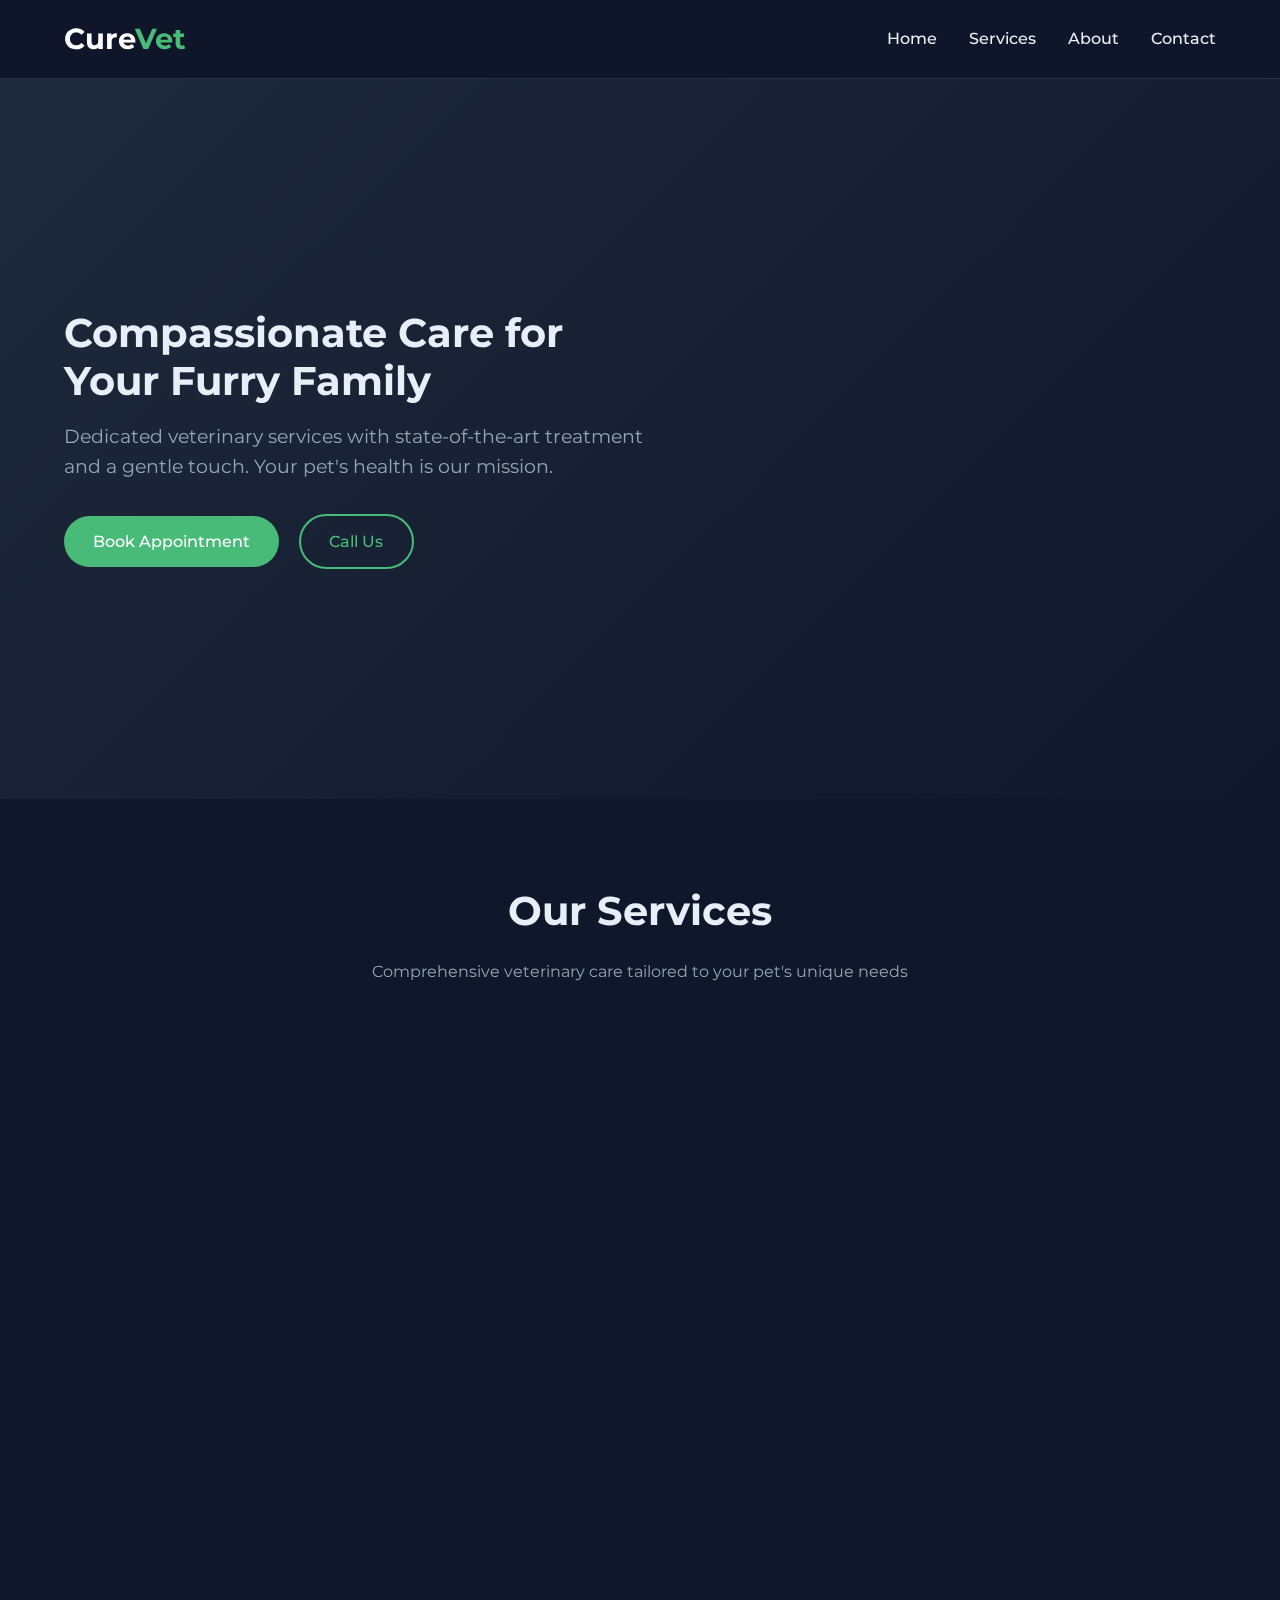
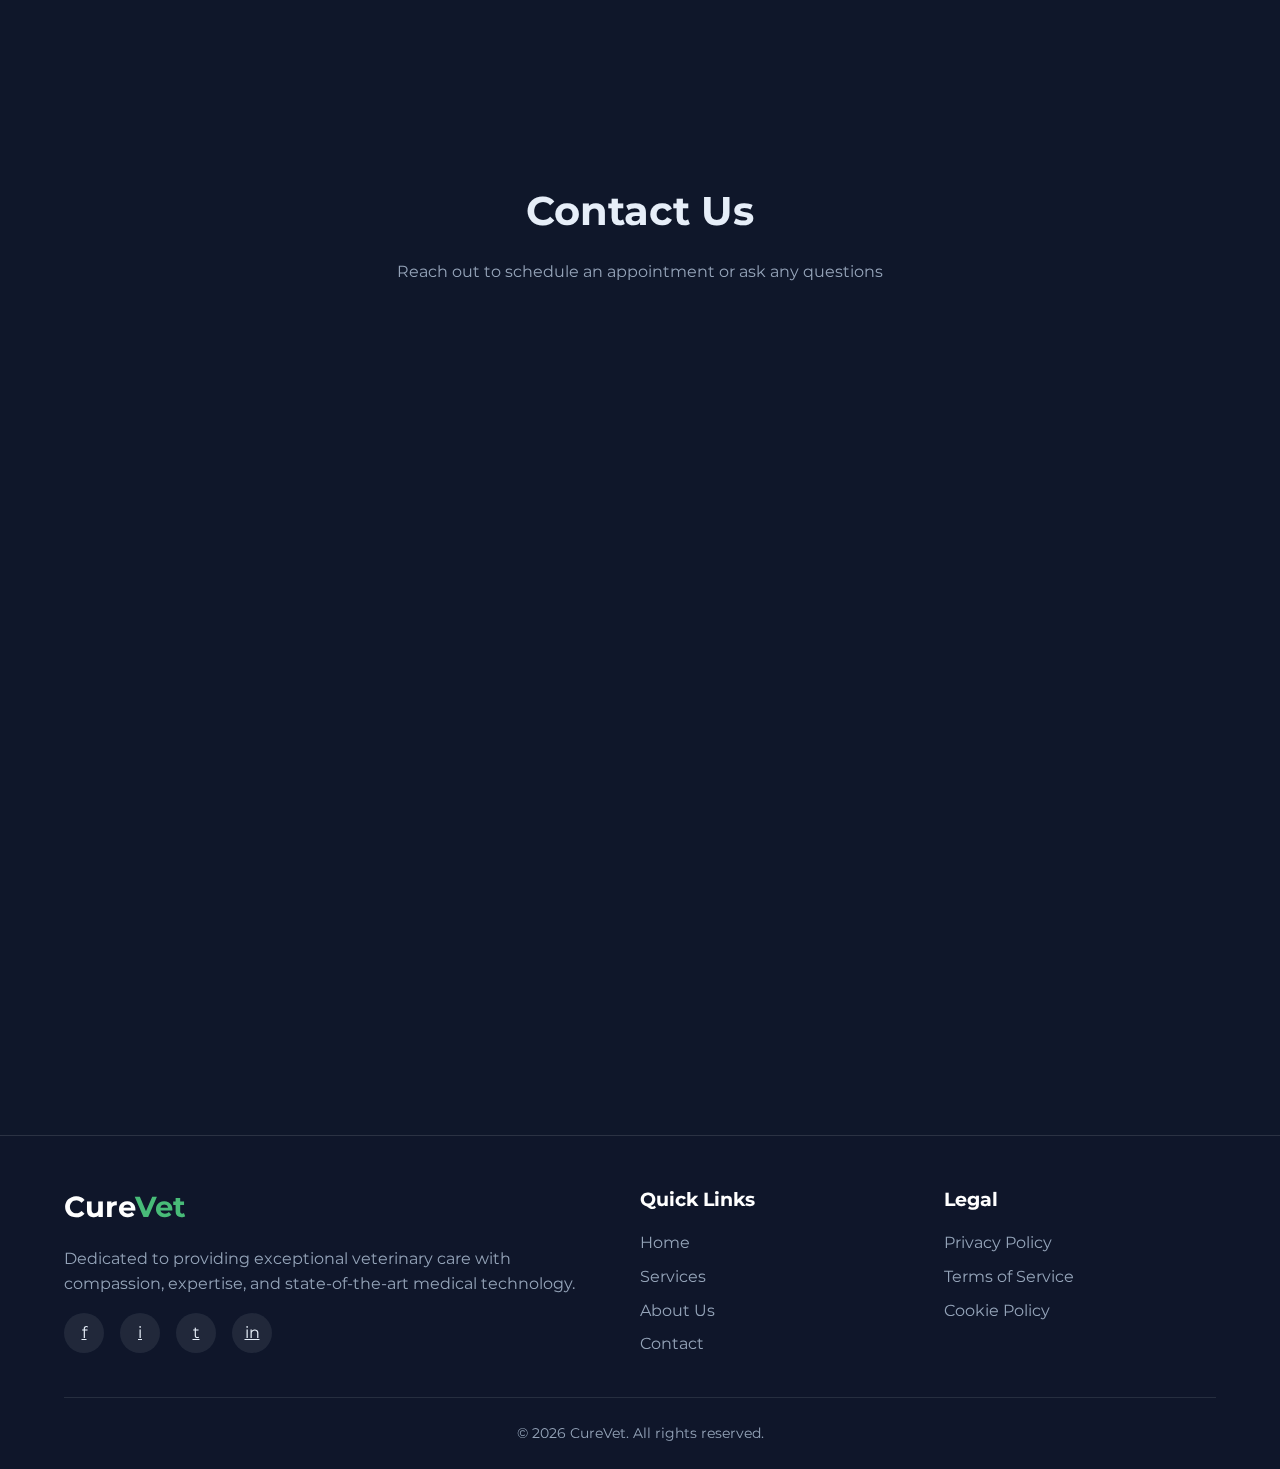
<file: index.html>
<!DOCTYPE html>
<html lang="en">
<head>
  <meta charset="UTF-8" />
  <meta name="viewport" content="width=device-width, initial-scale=1.0"/>
  <meta name="description" content="CureVet - Comprehensive veterinary care with modern facilities and compassionate service."/>
  <title>CureVet - Modern Veterinary Care</title>
  <link href="https://fonts.googleapis.com/css2?family=Montserrat:wght@400;500;700&display=swap" rel="stylesheet"/>
  <link  href="ASSETS/styles.css"  rel="stylesheet">
</head>
<body>
  <!-- Header -->
  <header>
    <div class="container">
      <nav>
        <div class="logo">Cure<span>Vet</span></div>
        <button class="mobile-toggle" id="mobileToggle">☰</button>
        <div class="nav-links" id="navLinks">
          <a href="#home">Home</a>
          <a href="#services">Services</a>
          <a href="#about">About</a>
          <a href="#contact">Contact</a>
        </div>
      </nav>
    </div>
  </header>

  <!-- Hero Section -->
  <section class="hero" id="home">
    <div class="container">
      <div class="hero-content">
        <h1>Compassionate Care for Your Furry Family</h1>
        <p>Dedicated veterinary services with state-of-the-art treatment and a gentle touch. Your pet's health is our mission.</p>
        <div>
          <a href="#contact" class="btn">Book Appointment</a>
          <a href="tel:+251911885936" class="btn btn-outline">Call Us</a>
        </div>
      </div>
    </div>
  </section>

  <!-- Services Section -->
  <section class="services" id="services">
    <div class="container">
      <div class="section-header">
        <h2>Our Services</h2>
        <p>Comprehensive veterinary care tailored to your pet's unique needs</p>
      </div>
      <div class="services-grid">
        <div class="glass-card service-card">
          <div class="service-icon-treatment"></div>
          <h3>Treatment</h3>
          <p>Comprehensive medical care for pets including diagnostics, medication, and ongoing health management.</p>
        </div>
        <div class="glass-card service-card">
          <div class="service-icon-vaccination"></div>
          <h3>Vaccination</h3>
          <p>Preventative care for a healthy life with scheduled vaccinations and immunity boosters.</p>
        </div>
        <div class="glass-card service-card">
          <div class="service-icon-surgery"></div>
          <h3>Emergency Surgery</h3>
          <p>Immediate, life-saving procedures performed by experienced veterinary surgeons.</p>
        </div>
        <div class="glass-card service-card">
          <div class="service-icon-training"></div>
          <h3>Dog Training</h3>
          <p>Professional obedience and behavior training to help your dog become a well-mannered companion.</p>
        </div>
        <div class="glass-card service-card">
          <div class="service-icon-grooming"></div>
          <h3>Pet Grooming</h3>
          <p>Hygiene and styling services for your furry friends, promoting health and comfort.</p>
        </div>
        <div class="glass-card service-card">
          <div class="service-icon-permits"></div>
          <h3>Import/Export Permits</h3>
          <p>Hassle-free documentation assistance for traveling with your pets across borders.</p>
        </div>
      </div>
    </div>
  </section>

  <!-- Contact Section -->
  <section class="contact" id="contact">
    <div class="container">
      <div class="section-header">
        <h2>Contact Us</h2>
        <p>Reach out to schedule an appointment or ask any questions</p>
      </div>
      <div class="contact-container">
        <div class="contact-info">
          <div class="glass-card">
            <div class="contact-item" data-icon="phone">
              <div class="contact-icon"></div>
              <div>
                <h3>Phone</h3>
                <p>+251911885936</p>
              </div>
            </div>
            <div class="contact-item" data-icon="email">
              <div class="contact-icon"></div>
              <div>
                <h3>Email</h3>
                <p>info@curevet.org</p>
              </div>
            </div>
            <div class="contact-item" data-icon="location">
              <div class="contact-icon"></div>
              <div>
                <h3>Location</h3>
                <p>123 Pet Care Lane, Animal City, AC 12345</p>
              </div>
            </div>
            <div class="contact-item" data-icon="clock">
              <div class="contact-icon"></div>
              <div>
                <h3>Hours</h3>
                <p>Mon-Fri: 8am-7pm<br>Sat: 9am-5pm<br>Sun: Emergency Only</p>
              </div>
            </div>
          </div>
        </div>
        <div class="glass-card">
          <form id="contactForm" action="backend/api/contacts.php" method="POST">
        <div class="form-group">
          <label for="name">Full Name</label>
          <input type="text" id="name" name="name" required />
        </div>
        <div class="form-group">
          <label for="email">Email Address</label>
          <input type="email" id="email" name="email" required />
        </div>
        <div class="form-group">
          <label for="phone">Phone Number</label>
          <input type="tel" id="phone" name="phone" />
        </div>
        <div class="form-group">
          <label for="service">Service Interested In</label>
          <select id="service" name="service">
            <option value="">Select a service</option>
            <option value="treatment">Treatment</option>
            <option value="vaccination">Vaccination</option>
            <option value="surgery">Emergency Surgery</option>
            <option value="training">Dog Training</option>
            <option value="grooming">Pet Grooming</option>
            <option value="permits">Import/Export Permits</option>
          </select>
        </div>
        <div class="form-group date-time-group">
          <div>
            <label for="booking_date">Appointment Date</label>
            <input type="date" id="booking_date" name="booking_date" required />
          </div>
          <div>
            <label for="booking_time">Appointment Time</label>
            <select id="booking_time" name="booking_time" required>
              <option value="">Select a time</option>
            </select>
          </div>
        </div>
        <div class="form-group">
          <label for="message">Message</label>
          <textarea id="message" name="message" required></textarea>
        </div>
        <button type="submit" class="btn submit-btn">Send Message</button>
      </form>
        </div>
      </div>
    </div>
  </section>

  <!-- Footer -->
  <footer>
    <div class="container">
      <div class="footer-content">
        <div class="footer-about">
          <div class="footer-logo">Cure<span>Vet</span></div>
          <p>Dedicated to providing exceptional veterinary care with compassion, expertise, and state-of-the-art medical technology.</p>
          <div class="social-links">
            <a href="#" aria-label="Facebook">f</a>
            <a href="#" aria-label="Instagram">i</a>
            <a href="#" aria-label="Twitter">t</a>
            <a href="#" aria-label="LinkedIn">in</a>
          </div>
        </div>
        <div class="footer-links">
          <h4>Quick Links</h4>
          <ul>
            <li><a href="#home">Home</a></li>
            <li><a href="#services">Services</a></li>
            <li><a href="#about">About Us</a></li>
            <li><a href="#contact">Contact</a></li>
          </ul>
        </div>
        <div class="footer-links">
          <h4>Legal</h4>
          <ul>
            <li><a href="#">Privacy Policy</a></li>
            <li><a href="#">Terms of Service</a></li>
            <li><a href="#">Cookie Policy</a></li>
          </ul>
        </div>
      </div>
      <div class="copyright">
        &copy; <span id="year">2024</span> CureVet. All rights reserved.
      </div>
    </div>
  </footer>

  <script src="ASSETS/scripts.js"></script>
</body>
</html>
</file>
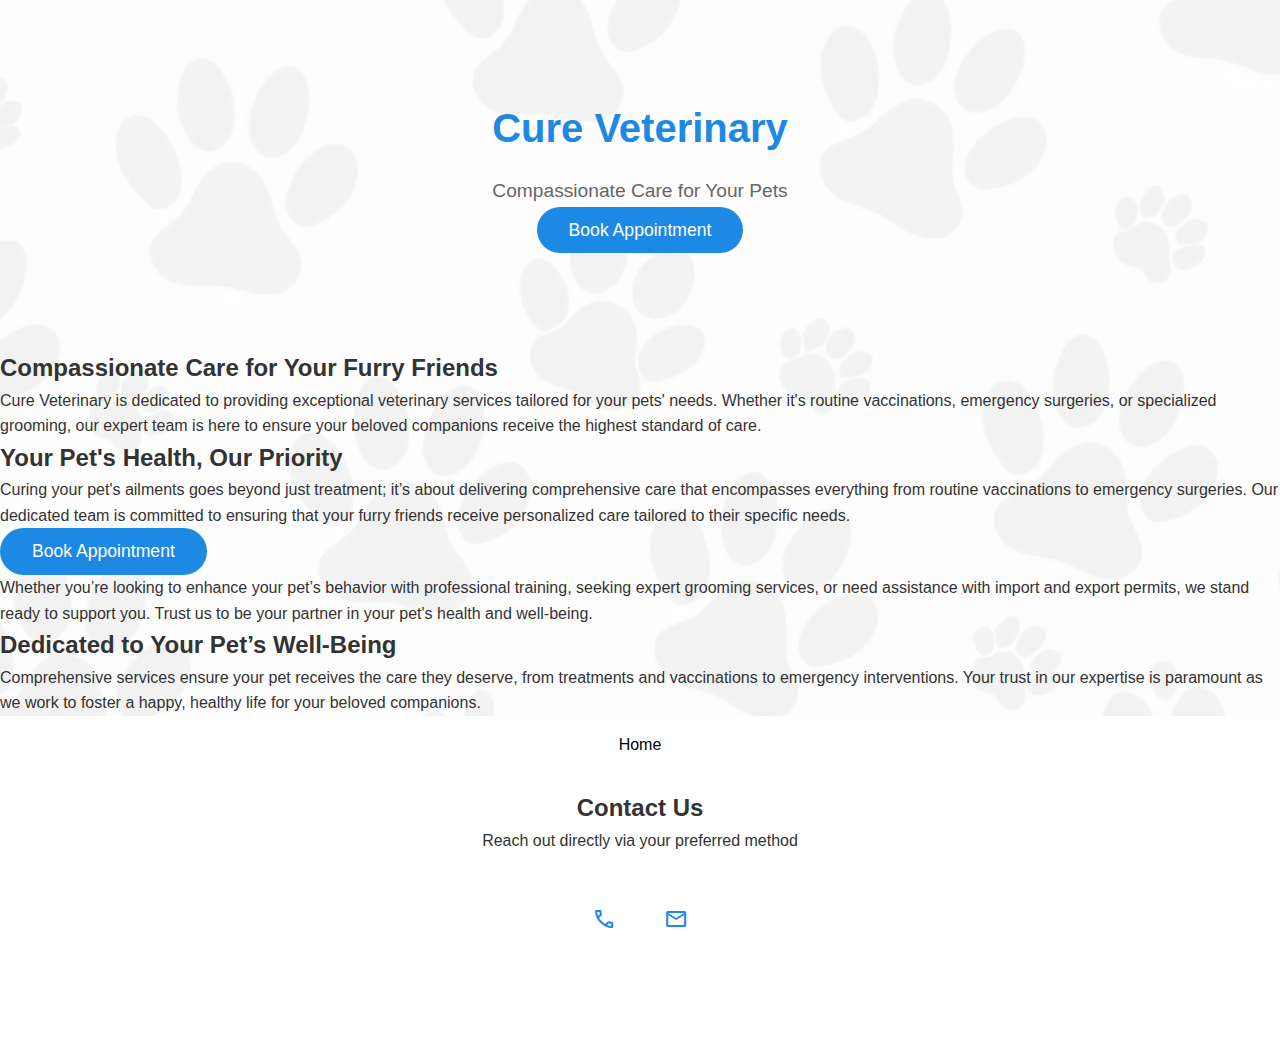
<file: about.html>
<!DOCTYPE html>
<html lang="en">
<head>
    <meta charset="UTF-8">
    <meta name="viewport" content="width=device-width, initial-scale=1.0">
    <title>CureVet | About</title>
    <link href="https://fonts.googleapis.com/css2?family=Material+Symbols+Outlined" rel="stylesheet" />
<style>
* {
            margin: 0;
            padding: 0;
            box-sizing: border-box;
            font-family: 'Inter', sans-serif;	
	}

        body {
	    background-image: url('ASSETS/paw_background.png');
            background-size: cover;
            background-color: #f9f9f9;
            color: #333;
            line-height: 1.6;
        }

        .container {
            max-width: 1200px;
            margin: 0 auto;
            padding: 2rem;
        }

        header {
            text-align: center;
            padding: 4rem 0;
            /*background-color: #f1f1f1;*/
        }

        h1 {
            font-size: 2.5rem;
            margin-bottom: 1rem;
            color: #1e88e5;
        }

        .tagline {
            font-size: 1.2rem;
            color: #666;
        }

	.header-content {
            display: flex;
            flex-direction: column;
            align-items: center;
            gap: 1.5rem;
        }

        .book-appointment {
            background-color: #1e88e5;
            color: white;
            padding: 0.8rem 2rem;
            border-radius: 25px;
            text-decoration: none;
            transition: background-color 0.3s ease;
            border: none;
            cursor: pointer;
            font-size: 1.1rem;
        }

        .book-appointment:hover {
            background-color: #1565c0;
        }

	/* Modal styles */
        .modal {
            display: none;
            position: fixed;
            top: 0;
            left: 0 auto;
            width: 100%;
            height: 100%;
            background-color: rgba(0,0,0,0.5);
            z-index: 1000;
        }

        .modal-content {
            background-color: white;
            margin: 5% auto;
            padding: 1rem;
            width: 90%;
            max-width: 500px;
            border-radius: 8px;
        }

        .form-group {
            margin-bottom: .4rem;
        }

        input, select, textarea {
            width: 100%;
            padding: 0.2rem;
            border: 1px solid #ddd;
            border-radius: 4px;
            margin-top: 0.3rem;
        }
	
	.menu {
	    margin-top: -3rem;
	}

	#internal-link {
	    margin-top: -3rem;
	    text-decoration: none;
	    color: black;
	}

	#internal-link:hover {
	    color: #a3a3a3;
	}

        .contact-section {
            text-align: center;
            padding: 4rem 0;
            background-color: #fff;
        }

        .contact-icons {
            display: flex;
            justify-content: center;
            gap: 3rem;
            margin-top: 2rem;
        }

        .contact-icon {
            font-size: 2.5rem;
            color: #1e88e5;
            transition: color 0.3s ease;
            text-decoration: none;
        }

        .contact-icon:hover {
            color: #1565c0;
        }

        @media (max-width: 768px) {
            .services {
                grid-template-columns: 1fr;
            }
            
            .contact-icons {
                flex-direction: column;
                gap: 1.5rem;
            }
        }

</style>
</head>
<body>
<header>
        <div class="container">
            <h1>Cure Veterinary</h1>
            <p class="tagline">Compassionate Care for Your Pets</p>
	    <button class="book-appointment" onclick="openModal()">Book Appointment</button>
	</div>
    </header>
<div id="bookingModal" class="modal">
        <div class="modal-content">
            <h2>Book Appointment</h2>
            <form id="bookingForm" action="https://formspree.io/f/xzzrwwyw" method="POST">
                <div class="form-group">
                    <label>Name:</label>
                    <input type="text" name="name" required>
                </div>
                <div class="form-group">
                    <label>Email:</label>
                    <input type="email" name="email" required>
                </div>
                <div class="form-group">
                    <label>Phone:</label>
                    <input type="tel" name="phone" required>
                </div>
                <div class="form-group">
                    <label>Pet Type:</label>
                    <select name="pet_type" required>
                        <option value="dog">Dog</option>
                        <option value="cat">Cat</option>
                        <option value="other">Other</option>
                    </select>
                </div>
                <div class="form-group">
                    <label>Service Needed:</label>
                    <select name="service" required>
                        <option value="treatment">Treatment</option>
                        <option value="vaccination">Vaccination</option>
                        <option value="surgery">Emergency Surgery</option>
                        <option value="training">Dog Training</option>
                        <option value="grooming">Pet Grooming</option>
                        <option value="permits">Import/Export Permits</option>
                    </select>
                </div>
                <div class="form-group">
                    <label>Preferred Date:</label>
                    <input type="date" name="date" required>
                </div>
                <div class="form-group">
                    <label>Message:</label>
                    <textarea name="message" rows="4"></textarea>
                </div>
                <button type="submit" class="book-appointment">Book Appointment</button>
            </form>
        </div>
    </div>
    <section class="descriptions">
	<div class="script-1">
	    <h2>Compassionate Care for Your Furry Friends</h2>
	    <p>Cure Veterinary is dedicated to providing exceptional veterinary services tailored for your pets' needs. Whether it's routine vaccinations, emergency surgeries, or specialized grooming, our expert team is here to ensure your beloved companions receive the highest standard of care.</p>
	</div>
	<div class="script-2">
            <h2>Your Pet's Health, Our Priority</h2>
            <p>Curing your pet's ailments goes beyond just treatment; it’s about delivering comprehensive care that encompasses everything from routine vaccinations to emergency surgeries. Our dedicated team is committed to ensuring that your furry friends receive personalized care tailored to their specific needs.</p>
	    <button class="book-appointment" onclick="openModal()">Book Appointment</button>
	    <p>Whether you’re looking to enhance your pet’s behavior with professional training, seeking expert grooming services, or need assistance with import and export permits, we stand ready to support you. Trust us to be your partner in your pet's health and well-being.</p>
	</div>
	<div class="script-3">
	    <h2>Dedicated to Your Pet’s Well-Being</h2>
	    <p>Comprehensive services ensure your pet receives the care they deserve, from treatments and vaccinations to emergency interventions. Your trust in our expertise is paramount as we work to foster a happy, healthy life for your beloved companions.</p>
	</div>
    </section>
    <section class="contact-section">
	<div class="menu">
	<a id="internal-link" href="index.html">Home</a>
	</div>
        <div class="container">
            <h2>Contact Us</h2>
            <p>Reach out directly via your preferred method</p>
            <div class="contact-icons">
                <a href="tel:+251911885936" class="contact-icon">
                    <span class="material-symbols-outlined">call</span>
                </a>
                <a href="mailto:contact@curevet.com" class="contact-icon">
                    <span class="material-symbols-outlined">mail</span>
                </a>
            </div>
        </div>
    </section>
<script>
        // Modal handling
        function openModal() {
            document.getElementById('bookingModal').style.display = 'block';
        }

        window.onclick = function(event) {
            const modal = document.getElementById('bookingModal');
            if (event.target === modal) {
                modal.style.display = 'none';
            }
        }

        // Form handling
        window.onbeforeunload = () => {
            window.scrollTo(0, 0);
    	}
	</script>
</body>
</html>
</file>
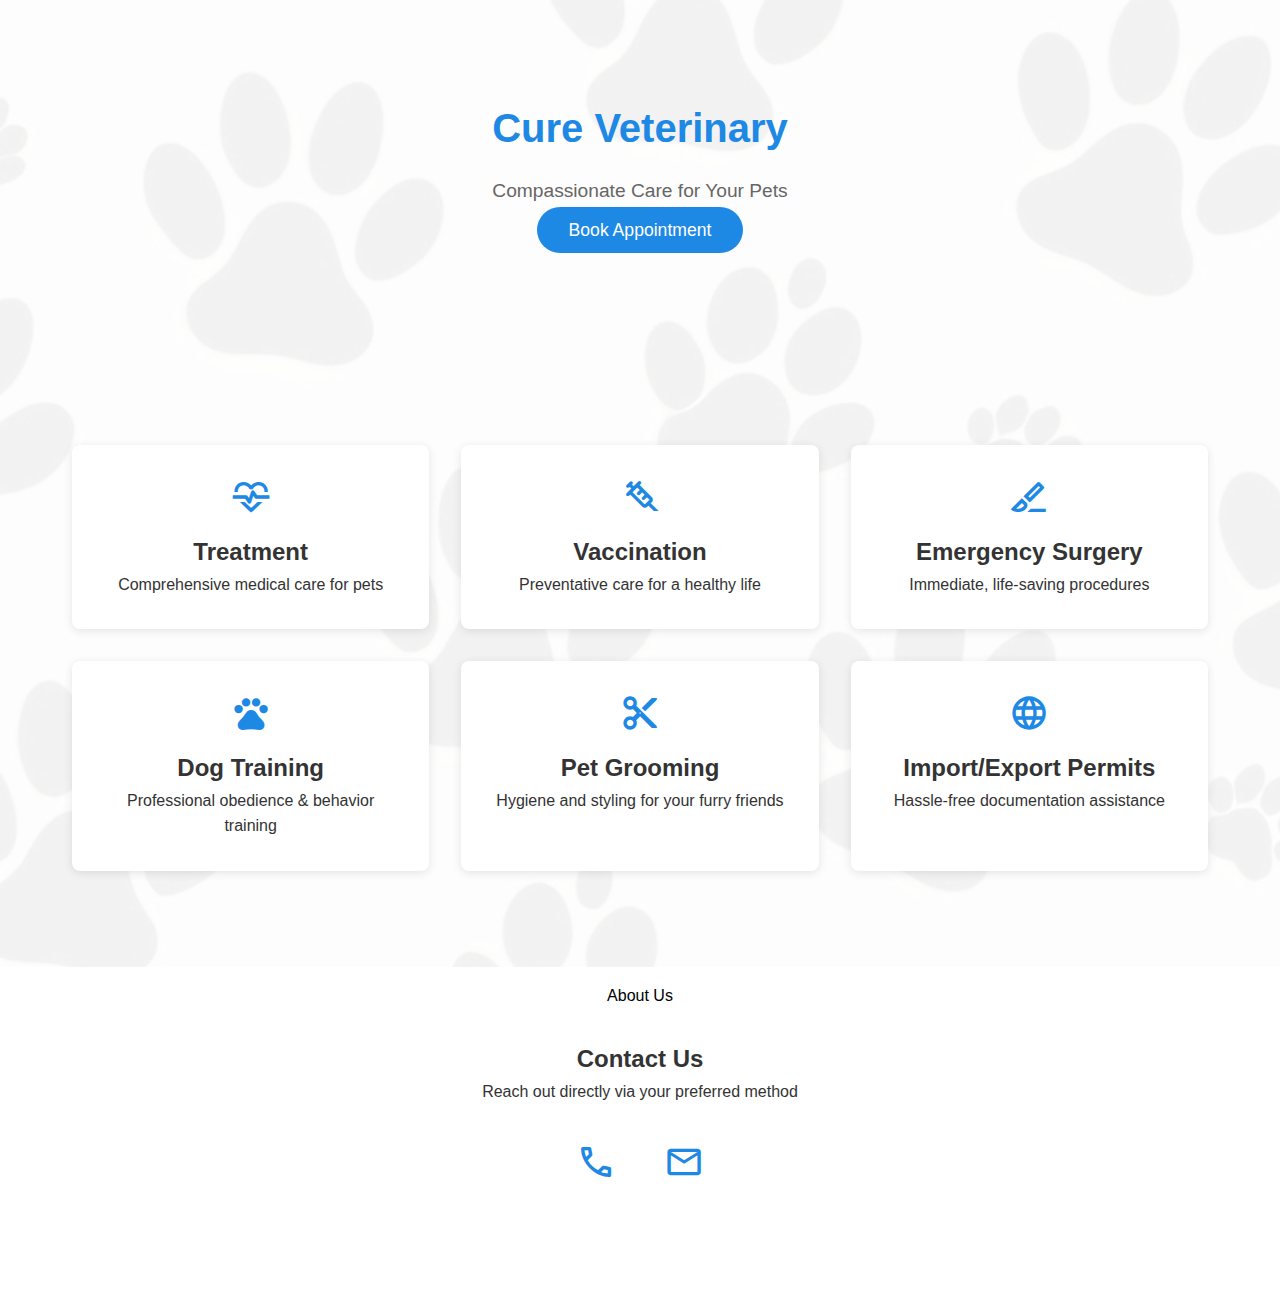
<file: cure_vet_landing.html>
<!DOCTYPE html>
<html lang="en">
<head>
    <meta charset="UTF-8">
    <meta name="viewport" content="width=device-width, initial-scale=1.0">
    <title>Cure Mobile Veterinary</title>
    <link href="https://fonts.googleapis.com/css2?family=Material+Symbols+Outlined" rel="stylesheet" />
   
    <style>
        * {
            margin: 0;
            padding: 0;
            box-sizing: border-box;
            font-family: 'Inter', sans-serif;	
	}

        body {
	    background-image: url('ASSETS/paw_background.png');
            background-size: cover;
            background-color: #f9f9f9;
            color: #333;
            line-height: 1.6;
        }

        .container {
            max-width: 1200px;
            margin: 0 auto;
            padding: 2rem;
        }

        header {
            text-align: center;
            padding: 4rem 0;
            /*background-color: #f1f1f1;*/
        }

        h1 {
            font-size: 2.5rem;
            margin-bottom: 1rem;
            color: #1e88e5;
        }

        .tagline {
            font-size: 1.2rem;
            color: #666;
        }

	.header-content {
            display: flex;
            flex-direction: column;
            align-items: center;
            gap: 1.5rem;
        }

        .book-appointment {
            background-color: #1e88e5;
            color: white;
            padding: 0.8rem 2rem;
            border-radius: 25px;
            text-decoration: none;
            transition: background-color 0.3s ease;
            border: none;
            cursor: pointer;
            font-size: 1.1rem;
        }

        .book-appointment:hover {
            background-color: #1565c0;
        }

        /* Modal styles */
        .modal {
            display: none;
            position: fixed;
            top: 0;
            left: 0;
            width: 100%;
            height: 100%;
            background-color: rgba(0,0,0,0.5);
            z-index: 1000;
        }

        .modal-content {
            background-color: white;
            margin: 5% auto;
            padding: 2rem;
            width: 90%;
            max-width: 500px;
            border-radius: 8px;
        }

        .form-group {
            margin-bottom: 1rem;
        }

        input, select, textarea {
            width: 100%;
            padding: 0.8rem;
            border: 1px solid #ddd;
            border-radius: 4px;
            margin-top: 0.5rem;
        }

        .services {
            display: grid;
            grid-template-columns: repeat(auto-fit, minmax(300px, 1fr));
            gap: 2rem;
            margin: 4rem 0;
        }

        .service-card {
            background: white;
            padding: 2rem;
            border-radius: 8px;
            text-align: center;
            box-shadow: 0 2px 10px rgba(0,0,0,0.1);
            transition: transform 0.3s ease;
        }

        .survice-card:hover {
            transform: translateY(-5px);
        }

	.material-symbols-outlined {
  	    font-variation-settings:
  	    'FILL' 0,
  	    'wght' 400,
  	    'GRAD' 0,
  	    'opsz' 24;
	    font-size: 2.5rem;
            color: #1e88e5;
	    margin-bottom: 1rem;
	}

	.menu {
	    margin-top: -3rem;
	}

	#internal-link {
	    margin-top: -3rem;
	    text-decoration: none;
	    color: black;
	}

	#internal-link:hover {
	    color: #a3a3a3;
	}

        .contact-section {
            text-align: center;
            padding: 4rem 0;
            background-color: #fff;
        }

        .contact-icons {
            display: flex;
            justify-content: center;
            gap: 3rem;
            margin-top: 2rem;
        }

        .contact-icon {
            font-size: 2.5rem;
            color: #1e88e5;
            transition: color 0.3s ease;
            text-decoration: none;
        }

        .contact-icon:hover {
            color: #1565c0;
        }

        @media (max-width: 768px) {
            .services {
                grid-template-columns: 1fr;
            }
            
            .contact-icons {
                flex-direction: column;
                gap: 1.5rem;
            }
        }
    </style>
</head>
<body>
    <header>
        <div class="container">
            <h1>Cure Veterinary</h1>
            <p class="tagline">Compassionate Care for Your Pets</p>
	    <button class="book-appointment" onclick="openModal()">Book Appointment</button>
	</div>
    </header>
	<div id="bookingModal" class="modal">
        <div class="modal-content">
            <h2>Book Appointment</h2>
            <form id="bookingForm" action="backend/api.php" method="POST">
                <div class="form-group">
                    <label>Name:</label>
                    <input type="text" name="name" required>
                </div>
                <div class="form-group">
                    <label>Email:</label>
                    <input type="email" name="email" required>
                </div>
                <div class="form-group">
                    <label>Phone:</label>
                    <input type="tel" name="phone" required>
                </div>
                <div class="form-group">
                    <label>Pet Type:</label>
                    <select name="pet_type" required>
                        <option value="dog">Dog</option>
                        <option value="cat">Cat</option>
                        <option value="other">Other</option>
                    </select>
                </div>
                <div class="form-group">
                    <label>Service Needed:</label>
                    <select name="service" required>
                        <option value="treatment">Treatment</option>
                        <option value="vaccination">Vaccination</option>
                        <option value="surgery">Emergency Surgery</option>
                        <option value="training">Dog Training</option>
                        <option value="grooming">Pet Grooming</option>
                        <option value="permits">Import/Export Permits</option>
                    </select>
                </div>
                <div class="form-group">
                    <label>Preferred Date:</label>
                    <input type="date" name="date" required>
                </div>
                <div class="form-group">
                    <label>Message:</label>
                    <textarea name="message" rows="4"></textarea>
                </div>
                <button type="submit" class="book-appointment">Submit Booking</button>
            </form>
        </div>
    </div>


    <main class="container">
        <section class="services">
            <div class="service-card">
                <span class="material-symbols-outlined">cardiology</span>
                <h2>Treatment</h2>
                <p>Comprehensive medical care for pets</p>
            </div>
            <div class="service-card">
                <span class="material-symbols-outlined">syringe</span>
                <h2>Vaccination</h2>
                <p>Preventative care for a healthy life</p>
            </div>
            <div class="service-card">
                <span class="material-symbols-outlined">surgical</span>
                <h2>Emergency Surgery</h2>
                <p>Immediate, life-saving procedures</p>
            </div>
            <div class="service-card">
                <span class="material-symbols-outlined">pets</span>
                <h2>Dog Training</h2>
                <p>Professional obedience & behavior training</p>
            </div>
            <div class="service-card">
                <span class="material-symbols-outlined">content_cut</span>
                <h2>Pet Grooming</h2>
                <p>Hygiene and styling for your furry friends</p>
            </div>
            <div class="service-card">
                <span class="material-symbols-outlined">language</span>
                <h2>Import/Export Permits</h2>
                <p>Hassle-free documentation assistance</p>
            </div>
        </section>
    </main>

    <section class="contact-section">
	<div class="menu">
	<a id="internal-link" href="/about.html">About Us</a>
	</div>
        <div class="container">
            <h2>Contact Us</h2>
            <p>Reach out directly via your preferred method</p>
            <div class="contact-icons">
                <a href="tel:+1234567890" class="contact-icon">
                    <span class="material-symbols-outlined">call</span>
                </a>
                <a href="mailto:contact@curevet.com" class="contact-icon">
                    <span class="material-symbols-outlined">mail</span>
                </a>
            </div>
        </div>
    </section>

	<script>
        // Modal handling
        function openModal() {
            document.getElementById('bookingModal').style.display = 'block';
        }

        window.onclick = function(event) {
            const modal = document.getElementById('bookingModal');
            if (event.target === modal) {
                modal.style.display = 'none';
            }
        }

        // Form handling
        document.getElementById('bookingForm').addEventListener('submit', async (e) => {
            e.preventDefault();
            
            const formData = new FormData(e.target);
            const response = await fetch(e.target.action, {
                method: 'POST',
                body: formData
            });

            if (response.ok) {
                alert('Appointment booked successfully!');
                document.getElementById('bookingModal').style.display = 'none';
            } else {
                alert('Error booking appointment. Please try again.');
            }
        });
    </script>
</body>
</html>
</file>
<file: ASSETS/styles.css>
:root {
      --bg: #0f172a;
      --glass-bg: rgba(255, 255, 255, 0.06);
      --glass-border: rgba(255, 255, 255, 0.12);
      --accent: #48bb78;
      --muted: #94a3b8;
      --text: #e6eef8;
      --radius: 16px;
      --elevation: 0 10px 30px rgba(2, 6, 23, 0.6);
      --font-montserrat: 'Montserrat', system-ui, -apple-system, 'Segoe UI', Roboto, 'Helvetica Neue';
    }

    * {
      margin: 0;
      padding: 0;
      box-sizing: border-box;
    }

    body {
      background-color: var(--bg);
      color: var(--text);
      font-family: var(--font-montserrat);
      font-weight: 400;
      line-height: 1.6;
      overflow-x: hidden;
    }

    h1, h2, h3, h4, h5, h6 {
      font-weight: 700;
    }

    h1 { font-size: 2.5rem; }
    h2 { font-size: 2rem; }
    h3 { font-size: 1.5rem; }

    p {
      margin-bottom: 1rem;
    }

    .container {
      width: 100%;
      max-width: 1200px;
      margin: 0 auto;
      padding: 0 1.5rem;
    }

    /* Glass Card */
    .glass-card {
      backdrop-filter: blur(10px) saturate(120%);
      background: linear-gradient(135deg, rgba(255, 255, 255, 0.04), rgba(255, 255, 255, 0.02));
      border: 1px solid var(--glass-border);
      border-radius: var(--radius);
      box-shadow: var(--elevation);
      padding: 1.5rem;
      color: var(--text);
      transition: transform 0.3s ease, box-shadow 0.3s ease;
    }

    .glass-card:hover {
      transform: translateY(-5px);
      box-shadow: 0 15px 40px rgba(2, 6, 23, 0.7);
    }

    /* Navigation */
    header {
      position: sticky;
      top: 0;
      z-index: 100;
      padding: 1rem 0;
      background: rgba(15, 23, 42, 0.8);
      backdrop-filter: blur(10px);
      border-bottom: 1px solid var(--glass-border);
    }

    nav {
      display: flex;
      justify-content: space-between;
      align-items: center;
    }

    .logo {
      font-size: 1.8rem;
      font-weight: 700;
      color: white;
    }

    .logo span {
      color: var(--accent);
    }

    .nav-links {
      display: flex;
      gap: 2rem;
    }

    .nav-links a {
      color: var(--text);
      text-decoration: none;
      font-weight: 500;
      transition: color 0.3s ease;
    }

    .nav-links a:hover {
      color: var(--accent);
    }

    .mobile-toggle {
      display: none;
      background: none;
      border: none;
      color: white;
      font-size: 1.5rem;
      cursor: pointer;
    }

    /* Hero Section */
    .hero {
      height: 80vh;
      display: flex;
      align-items: center;
      background: linear-gradient(135deg, #1e293b, #0f172a);
      position: relative;
      overflow: hidden;
    }

    .hero::before {
      content: '';
      position: absolute;
      top: 0;
      left: 0;
      right: 0;
      bottom: 0;
      background: url('https://images.unsplash.com/photo-1488740304459-45c4277e7daf?q=80&w=1170&auto=format&fit=crop&ixlib=rb-4.1.0&ixid=M3wxMjA3fDB8MHxwaG90by1wYWdlfHx8fGVufDB8fHx8fA%3D%3D') no-repeat center center;
      background-size: cover;
      opacity: 0.2;
      z-index: -1;
    }

    .hero-content {
      max-width: 600px;
      z-index: 1;
    }

    .hero h1 {
      margin-bottom: 1rem;
      line-height: 1.2;
    }

    .hero p {
      font-size: 1.2rem;
      margin-bottom: 2rem;
      color: var(--muted);
    }

    .btn {
      display: inline-block;
      padding: 0.8rem 1.8rem;
      background-color: var(--accent);
      color: white;
      border: none;
      border-radius: 50px;
      font-weight: 500;
      cursor: pointer;
      transition: all 0.3s ease;
      text-decoration: none;
    }

    .btn:hover {
      background-color: #3da066;
      transform: translateY(-2px);
    }

    .btn-outline {
      background: transparent;
      border: 2px solid var(--accent);
      color: var(--accent);
      margin-left: 1rem;
    }

    .btn-outline:hover {
      background-color: rgba(72, 187, 120, 0.1);
    }

    /* Services Section */
    .services {
      padding: 5rem 0;
    }

    .section-header {
      text-align: center;
      margin-bottom: 3rem;
    }

    .section-header h2 {
      font-size: 2.5rem;
      margin-bottom: 1rem;
    }

    .section-header p {
      color: var(--muted);
      max-width: 600px;
      margin: 0 auto;
    }

    .services-grid {
      display: grid;
      grid-template-columns: repeat(auto-fit, minmax(280px, 1fr));
      gap: 2rem;
    }

    .service-card .icon {
      font-size: 2.5rem;
      color: var(--accent);
      margin-bottom: 1rem;
    }

    .service-card h3 {
      margin-bottom: 1rem;
    }

    /* Contact Form */
    .contact {
      padding: 5rem 0;
      background: rgba(15, 23, 42, 0.5);
    }

    .contact-container {
      display: grid;
      grid-template-columns: 1fr;
      gap: 3rem;
      align-items: start;
    }

    @media (min-width: 768px) {
      .contact-container {
        grid-template-columns: 1fr 1fr;
      }
    }

    .contact-info {
      display: flex;
      flex-direction: column;
      gap: 1.5rem;
    }

    .contact-item {
      display: flex;
      align-items: flex-start;
      gap: 1rem;
    }

    .contact-icon {
      font-size: 1.5rem;
      color: var(--accent);
      min-width: 40px;
    }

    form {
      display: grid;
      gap: 1rem;
    }

    .form-group {
      display: flex;
      flex-direction: column;
    }

    label {
      margin-bottom: 0.5rem;
      font-weight: 500;
    }

    input, textarea, select {
      padding: 0.8rem;
      background: rgba(255, 255, 255, 0.08);
      border: 1px solid var(--glass-border);
      border-radius: var(--radius);
      color: var(--text);
      font-family: var(--font-montserrat);
    }

    input:focus, textarea:focus, select:focus {
      outline: none;
      border-color: var(--accent);
      box-shadow: 0 0 0 2px rgba(72, 187, 120, 0.2);
    }

    textarea {
      resize: vertical;
      min-height: 120px;
    }
    
    .date-time-group {
            display: grid;
            grid-template-columns: 1fr 1fr;
            gap: 15px;
        }

    .submit-btn {
      background-color: var(--accent);
      color: white;
      padding: 0.8rem 1.8rem;
      border: none;
      border-radius: 50px;
      font-weight: 500;
      cursor: pointer;
      align-self: flex-start;
      transition: all 0.3s ease;
    }

    .submit-btn:hover {
      background-color: #3da066;
      transform: translateY(-2px);
    }

    /* Footer */
    footer {
      background: rgba(15, 23, 42, 0.8);
      backdrop-filter: blur(10px);
      border-top: 1px solid var(--glass-border);
      padding: 3rem 0 1.5rem;
    }

    .footer-content {
      display: grid;
      grid-template-columns: 1fr;
      gap: 2rem;
      margin-bottom: 2rem;
    }

    @media (min-width: 768px) {
      .footer-content {
        grid-template-columns: 2fr 1fr 1fr;
      }
    }

    .footer-logo {
      font-size: 1.8rem;
      font-weight: 700;
      color: white;
      margin-bottom: 1rem;
    }

    .footer-logo span {
      color: var(--accent);
    }

    .footer-about p {
      color: var(--muted);
      margin-bottom: 1rem;
    }

    .social-links {
      display: flex;
      gap: 1rem;
    }

    .social-links a {
      display: flex;
      align-items: center;
      justify-content: center;
      width: 40px;
      height: 40px;
      background: rgba(255, 255, 255, 0.08);
      border-radius: 50%;
      color: var(--text);
      transition: all 0.3s ease;
    }

    .social-links a:hover {
      background: var(--accent);
      color: white;
      transform: translateY(-3px);
    }

    .footer-links h4 {
      color: white;
      margin-bottom: 1rem;
      font-size: 1.2rem;
    }

    .footer-links ul {
      list-style: none;
    }

    .footer-links li {
      margin-bottom: 0.5rem;
    }

    .footer-links a {
      color: var(--muted);
      text-decoration: none;
      transition: color 0.3s ease;
    }

    .footer-links a:hover {
      color: var(--accent);
    }

    .copyright {
      text-align: center;
      padding-top: 1.5rem;
      border-top: 1px solid rgba(255, 255, 255, 0.1);
      color: var(--muted);
      font-size: 0.9rem;
    }

    /* Responsive */
    @media (max-width: 768px) {
      h1 {
        font-size: 2rem;
      }

      h2 {
        font-size: 1.8rem;
      }

      .mobile-toggle {
        display: block;
      }

      .nav-links {
        position: fixed;
        top: 70px;
        left: 0;
        right: 0;
        background: rgba(15, 23, 42, 0.95);
        backdrop-filter: blur(10px);
        flex-direction: column;
        align-items: center;
        gap: 1rem;
        padding: 2rem 0;
        transform: translateY(-100%);
        opacity: 0;
        transition: all 0.3s ease;
        z-index: 99;
      }

      .nav-links.active {
        transform: translateY(0);
        opacity: 1;
      }
      
      .date-time-group {
                grid-template-columns: 1fr;
            }
    }

    /* Icons using pseudo-elements as fallback */
    [data-icon="phone"]::before {
      content: "📞";
      display: inline-block;
      margin-right: 0.5rem;
    }

    [data-icon="email"]::before {
      content: "✉️";
      display: inline-block;
      margin-right: 0.5rem;
    }

    [data-icon="location"]::before {
      content: "📍";
      display: inline-block;
      margin-right: 0.5rem;
    }

    [data-icon="clock"]::before {
      content: "⏰";
      display: inline-block;
      margin-right: 0.5rem;
    }

    /* Service icons */
    .service-icon-treatment::before { content: "🩺"; }
    .service-icon-vaccination::before { content: "💉"; }
    .service-icon-surgery::before { content: "🔪"; }
    .service-icon-training::before { content: "🎓"; }
    .service-icon-grooming::before { content: "✂️"; }
    .service-icon-permits::before { content: "📋"; }

    .service-card [class^="service-icon-"] {
      font-size: 2.5rem;
      color: var(--accent);
      margin-bottom: 1rem;
    }

.alert {
  margin-top: 10px;
  padding: 10px 15px;
  border-radius: 8px;
  font-size: 0.95rem;
  text-align: center;
}
.alert.error {
  background-color: #ffe5e5;
  color: #b30000;
  border: 1px solid #ff9999;
}
.alert.success {
  background-color: #e7ffe7;
  color: #006600;
  border: 1px solid #66cc66;
}
</file>
